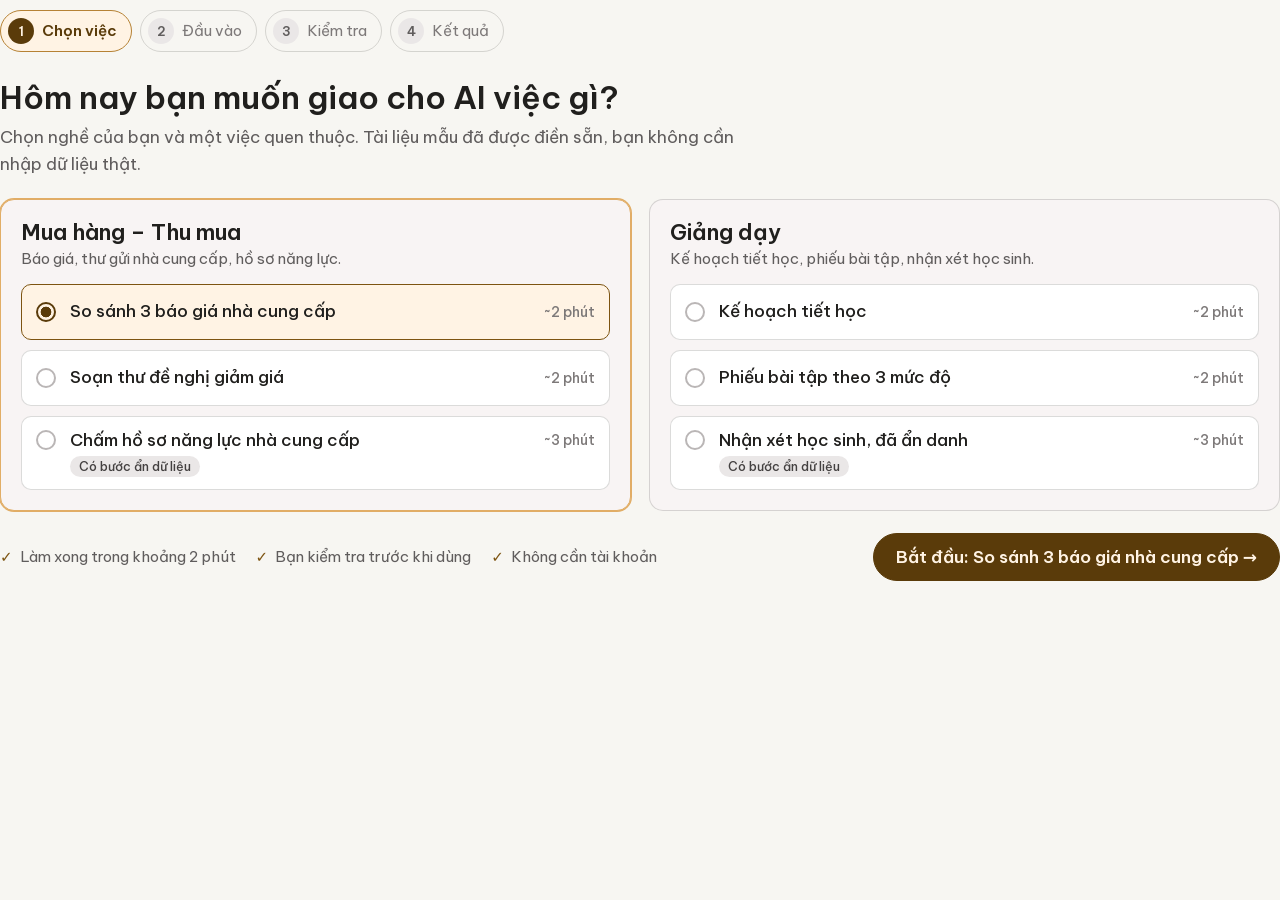
<file: ban-thu-viec.html>
<!doctype html><html lang="vi"><head><meta charset="utf-8"><meta name="viewport" content="width=device-width,initial-scale=1"><title>Bàn thử việc</title><link rel="stylesheet" href="assets/reference/fonts.css"><link rel="stylesheet" href="assets/reference/tokens.css"><link rel="stylesheet" href="assets/reference/site.css"><link rel="stylesheet" href="assets/reference/dung-thu.css"><style>:root{--font-heading:"Be Vietnam Pro",Arial,sans-serif}h1,h2,h3,h4,h5,h6{letter-spacing:normal}body{margin:0;background:#f7f6f2}.dt{max-width:none!important;padding:10px 0!important}.dt-top{display:none}.dt-view{margin-top:0}.dt-shell{scroll-margin-top:0}a{cursor:pointer}</style></head><body><main class="dt" data-dung-thu data-step="chon"><ol class="dt-stepper" data-dt-stepper aria-label="Các bước dùng thử"></ol><div class="dt-view" data-dt-view></div></main><script src="assets/reference/dung-thu-data.js"></script><script src="trial-bridge.js"></script><script src="assets/reference/dung-thu.js"></script></body></html>
</file>
<file: assets/reference/fonts.css>
/* Be Vietnam Pro — bộ font của thiết kế gốc */
/* vietnamese */
@font-face {
  font-family: 'Be Vietnam Pro';
  font-style: italic;
  font-weight: 400;
  font-display: swap;
  src: url("../fonts/49a37376-707a-499f-b6db-2f08c8a5128b.woff2") format('woff2');
  unicode-range: U+0102-0103, U+0110-0111, U+0128-0129, U+0168-0169, U+01A0-01A1, U+01AF-01B0, U+0300-0301, U+0303-0304, U+0308-0309, U+0323, U+0329, U+1EA0-1EF9, U+20AB;
}
/* latin-ext */
@font-face {
  font-family: 'Be Vietnam Pro';
  font-style: italic;
  font-weight: 400;
  font-display: swap;
  src: url("../fonts/5b1b40c7-d170-4f5a-8b6b-31972ef55314.woff2") format('woff2');
  unicode-range: U+0100-02BA, U+02BD-02C5, U+02C7-02CC, U+02CE-02D7, U+02DD-02FF, U+0304, U+0308, U+0329, U+1D00-1DBF, U+1E00-1E9F, U+1EF2-1EFF, U+2020, U+20A0-20AB, U+20AD-20C0, U+2113, U+2C60-2C7F, U+A720-A7FF;
}
/* latin */
@font-face {
  font-family: 'Be Vietnam Pro';
  font-style: italic;
  font-weight: 400;
  font-display: swap;
  src: url("../fonts/95983dd8-a48e-4f91-a411-32986cbeb87e.woff2") format('woff2');
  unicode-range: U+0000-00FF, U+0131, U+0152-0153, U+02BB-02BC, U+02C6, U+02DA, U+02DC, U+0304, U+0308, U+0329, U+2000-206F, U+20AC, U+2122, U+2191, U+2193, U+2212, U+2215, U+FEFF, U+FFFD;
}
/* vietnamese */
@font-face {
  font-family: 'Be Vietnam Pro';
  font-style: italic;
  font-weight: 500;
  font-display: swap;
  src: url("../fonts/748a0d9f-aa21-41be-a790-3683e2aedd28.woff2") format('woff2');
  unicode-range: U+0102-0103, U+0110-0111, U+0128-0129, U+0168-0169, U+01A0-01A1, U+01AF-01B0, U+0300-0301, U+0303-0304, U+0308-0309, U+0323, U+0329, U+1EA0-1EF9, U+20AB;
}
/* latin-ext */
@font-face {
  font-family: 'Be Vietnam Pro';
  font-style: italic;
  font-weight: 500;
  font-display: swap;
  src: url("../fonts/f2e9af11-3724-40c6-848a-bda51c326c04.woff2") format('woff2');
  unicode-range: U+0100-02BA, U+02BD-02C5, U+02C7-02CC, U+02CE-02D7, U+02DD-02FF, U+0304, U+0308, U+0329, U+1D00-1DBF, U+1E00-1E9F, U+1EF2-1EFF, U+2020, U+20A0-20AB, U+20AD-20C0, U+2113, U+2C60-2C7F, U+A720-A7FF;
}
/* latin */
@font-face {
  font-family: 'Be Vietnam Pro';
  font-style: italic;
  font-weight: 500;
  font-display: swap;
  src: url("../fonts/24af2905-28fd-4988-80c1-352dea3281de.woff2") format('woff2');
  unicode-range: U+0000-00FF, U+0131, U+0152-0153, U+02BB-02BC, U+02C6, U+02DA, U+02DC, U+0304, U+0308, U+0329, U+2000-206F, U+20AC, U+2122, U+2191, U+2193, U+2212, U+2215, U+FEFF, U+FFFD;
}
/* vietnamese */
@font-face {
  font-family: 'Be Vietnam Pro';
  font-style: normal;
  font-weight: 300;
  font-display: swap;
  src: url("../fonts/94a3bed5-b585-4a64-a528-72bd19bc1bde.woff2") format('woff2');
  unicode-range: U+0102-0103, U+0110-0111, U+0128-0129, U+0168-0169, U+01A0-01A1, U+01AF-01B0, U+0300-0301, U+0303-0304, U+0308-0309, U+0323, U+0329, U+1EA0-1EF9, U+20AB;
}
/* latin-ext */
@font-face {
  font-family: 'Be Vietnam Pro';
  font-style: normal;
  font-weight: 300;
  font-display: swap;
  src: url("../fonts/8e64935d-0451-415f-b51e-7d285c13478b.woff2") format('woff2');
  unicode-range: U+0100-02BA, U+02BD-02C5, U+02C7-02CC, U+02CE-02D7, U+02DD-02FF, U+0304, U+0308, U+0329, U+1D00-1DBF, U+1E00-1E9F, U+1EF2-1EFF, U+2020, U+20A0-20AB, U+20AD-20C0, U+2113, U+2C60-2C7F, U+A720-A7FF;
}
/* latin */
@font-face {
  font-family: 'Be Vietnam Pro';
  font-style: normal;
  font-weight: 300;
  font-display: swap;
  src: url("../fonts/f1925974-4169-49ab-8cb9-1f3d55db57f1.woff2") format('woff2');
  unicode-range: U+0000-00FF, U+0131, U+0152-0153, U+02BB-02BC, U+02C6, U+02DA, U+02DC, U+0304, U+0308, U+0329, U+2000-206F, U+20AC, U+2122, U+2191, U+2193, U+2212, U+2215, U+FEFF, U+FFFD;
}
/* vietnamese */
@font-face {
  font-family: 'Be Vietnam Pro';
  font-style: normal;
  font-weight: 400;
  font-display: swap;
  src: url("../fonts/9342509a-b0c5-410a-8708-c7d5d1a13124.woff2") format('woff2');
  unicode-range: U+0102-0103, U+0110-0111, U+0128-0129, U+0168-0169, U+01A0-01A1, U+01AF-01B0, U+0300-0301, U+0303-0304, U+0308-0309, U+0323, U+0329, U+1EA0-1EF9, U+20AB;
}
/* latin-ext */
@font-face {
  font-family: 'Be Vietnam Pro';
  font-style: normal;
  font-weight: 400;
  font-display: swap;
  src: url("../fonts/d6d2fc53-6da3-4f8e-89f9-70e1981311d2.woff2") format('woff2');
  unicode-range: U+0100-02BA, U+02BD-02C5, U+02C7-02CC, U+02CE-02D7, U+02DD-02FF, U+0304, U+0308, U+0329, U+1D00-1DBF, U+1E00-1E9F, U+1EF2-1EFF, U+2020, U+20A0-20AB, U+20AD-20C0, U+2113, U+2C60-2C7F, U+A720-A7FF;
}
/* latin */
@font-face {
  font-family: 'Be Vietnam Pro';
  font-style: normal;
  font-weight: 400;
  font-display: swap;
  src: url("../fonts/7d5549a9-e672-4af6-b91c-7b7f69f371cb.woff2") format('woff2');
  unicode-range: U+0000-00FF, U+0131, U+0152-0153, U+02BB-02BC, U+02C6, U+02DA, U+02DC, U+0304, U+0308, U+0329, U+2000-206F, U+20AC, U+2122, U+2191, U+2193, U+2212, U+2215, U+FEFF, U+FFFD;
}
/* vietnamese */
@font-face {
  font-family: 'Be Vietnam Pro';
  font-style: normal;
  font-weight: 500;
  font-display: swap;
  src: url("../fonts/dc2b753f-f4c2-4326-b7bc-36268aa1ee4c.woff2") format('woff2');
  unicode-range: U+0102-0103, U+0110-0111, U+0128-0129, U+0168-0169, U+01A0-01A1, U+01AF-01B0, U+0300-0301, U+0303-0304, U+0308-0309, U+0323, U+0329, U+1EA0-1EF9, U+20AB;
}
/* latin-ext */
@font-face {
  font-family: 'Be Vietnam Pro';
  font-style: normal;
  font-weight: 500;
  font-display: swap;
  src: url("../fonts/9c05aa04-1556-4402-92ad-2db32cdbf20f.woff2") format('woff2');
  unicode-range: U+0100-02BA, U+02BD-02C5, U+02C7-02CC, U+02CE-02D7, U+02DD-02FF, U+0304, U+0308, U+0329, U+1D00-1DBF, U+1E00-1E9F, U+1EF2-1EFF, U+2020, U+20A0-20AB, U+20AD-20C0, U+2113, U+2C60-2C7F, U+A720-A7FF;
}
/* latin */
@font-face {
  font-family: 'Be Vietnam Pro';
  font-style: normal;
  font-weight: 500;
  font-display: swap;
  src: url("../fonts/de975c2c-a285-4e9e-ade1-939edf1e8619.woff2") format('woff2');
  unicode-range: U+0000-00FF, U+0131, U+0152-0153, U+02BB-02BC, U+02C6, U+02DA, U+02DC, U+0304, U+0308, U+0329, U+2000-206F, U+20AC, U+2122, U+2191, U+2193, U+2212, U+2215, U+FEFF, U+FFFD;
}
/* vietnamese */
@font-face {
  font-family: 'Be Vietnam Pro';
  font-style: normal;
  font-weight: 600;
  font-display: swap;
  src: url("../fonts/f442ea63-2fa7-41bb-8e60-e0d022fed490.woff2") format('woff2');
  unicode-range: U+0102-0103, U+0110-0111, U+0128-0129, U+0168-0169, U+01A0-01A1, U+01AF-01B0, U+0300-0301, U+0303-0304, U+0308-0309, U+0323, U+0329, U+1EA0-1EF9, U+20AB;
}
/* latin-ext */
@font-face {
  font-family: 'Be Vietnam Pro';
  font-style: normal;
  font-weight: 600;
  font-display: swap;
  src: url("../fonts/17c4ebf0-381c-419b-a4f9-dc2fbd931a99.woff2") format('woff2');
  unicode-range: U+0100-02BA, U+02BD-02C5, U+02C7-02CC, U+02CE-02D7, U+02DD-02FF, U+0304, U+0308, U+0329, U+1D00-1DBF, U+1E00-1E9F, U+1EF2-1EFF, U+2020, U+20A0-20AB, U+20AD-20C0, U+2113, U+2C60-2C7F, U+A720-A7FF;
}
/* latin */
@font-face {
  font-family: 'Be Vietnam Pro';
  font-style: normal;
  font-weight: 600;
  font-display: swap;
  src: url("../fonts/1c2880bd-d5c3-4d6a-b9f1-56c1aa6f86d5.woff2") format('woff2');
  unicode-range: U+0000-00FF, U+0131, U+0152-0153, U+02BB-02BC, U+02C6, U+02DA, U+02DC, U+0304, U+0308, U+0329, U+2000-206F, U+20AC, U+2122, U+2191, U+2193, U+2212, U+2215, U+FEFF, U+FFFD;
}
/* vietnamese */
@font-face {
  font-family: 'Be Vietnam Pro';
  font-style: normal;
  font-weight: 700;
  font-display: swap;
  src: url("../fonts/4116b762-1582-4639-af8d-f12da4b83f95.woff2") format('woff2');
  unicode-range: U+0102-0103, U+0110-0111, U+0128-0129, U+0168-0169, U+01A0-01A1, U+01AF-01B0, U+0300-0301, U+0303-0304, U+0308-0309, U+0323, U+0329, U+1EA0-1EF9, U+20AB;
}
/* latin-ext */
@font-face {
  font-family: 'Be Vietnam Pro';
  font-style: normal;
  font-weight: 700;
  font-display: swap;
  src: url("../fonts/7dc1bb05-9e42-445f-b550-ae86b2b8dbc7.woff2") format('woff2');
  unicode-range: U+0100-02BA, U+02BD-02C5, U+02C7-02CC, U+02CE-02D7, U+02DD-02FF, U+0304, U+0308, U+0329, U+1D00-1DBF, U+1E00-1E9F, U+1EF2-1EFF, U+2020, U+20A0-20AB, U+20AD-20C0, U+2113, U+2C60-2C7F, U+A720-A7FF;
}
/* latin */
@font-face {
  font-family: 'Be Vietnam Pro';
  font-style: normal;
  font-weight: 700;
  font-display: swap;
  src: url("../fonts/d68976e7-a62a-47f9-88ee-4bd4024b32b4.woff2") format('woff2');
  unicode-range: U+0000-00FF, U+0131, U+0152-0153, U+02BB-02BC, U+02C6, U+02DA, U+02DC, U+0304, U+0308, U+0329, U+2000-206F, U+20AC, U+2122, U+2191, U+2193, U+2212, U+2215, U+FEFF, U+FFFD;
}
</file>
<file: assets/reference/tokens.css>
/* Classical — design-system tokens and component classes. This file is the source of truth for the system's look; retune it here and see readme.md. */
:root {
  --color-bg: #f3f2f2;
  --color-surface: #eae9e9;
  --color-text: #201f1d;
  --color-accent: #b68235;
  --color-accent-2: #ac803e;
  --color-divider: color-mix(in srgb, #201f1d 16%, transparent);

  /* Tonal ramps — generated in OKLCH on one shared lightness scale, so the
     same step of any role matches the others in visual value. */
  --color-neutral-100: #f8f4f4;
  --color-neutral-200: #eae7e7;
  --color-neutral-300: #d7d3d3;
  --color-neutral-400: #bab6b6;
  --color-neutral-500: #9b9797;
  --color-neutral-600: #7d7979;
  --color-neutral-700: #605d5d;
  --color-neutral-800: #444141;
  --color-neutral-900: #2d2b2b;

  --color-accent-100: #fff3e4;
  --color-accent-200: #ffe3bf;
  --color-accent-300: #facb8d;
  --color-accent-400: #e1ad66;
  --color-accent-500: #c28d41;
  --color-accent-600: #a06f24;
  --color-accent-700: #7d5411;
  --color-accent-800: #5a3b0a;
  --color-accent-900: #3a270d;

  --color-accent-2-100: #fff3e4;
  --color-accent-2-200: #ffe3be;
  --color-accent-2-300: #f5cd96;
  --color-accent-2-400: #dbaf70;
  --color-accent-2-500: #bc8f4e;
  --color-accent-2-600: #9b7232;
  --color-accent-2-700: #79561f;
  --color-accent-2-800: #573d14;
  --color-accent-2-900: #382810;

  --font-heading: "Cormorant Garamond", system-ui, sans-serif;
  --font-heading-weight: 600; /* review round 3: bold retired — semibold is the
     interface headings' ceiling (they need the weight at small sizes); display
     text goes lighter still, to the normal cut (see the deck) */
  --font-body: "Lora", system-ui, sans-serif;

  --space-1: 4.6px;
  --space-2: 9.2px;
  --space-3: 13.8px;
  --space-4: 18.4px;
  --space-6: 27.6px;
  --space-8: 36.8px;

  --radius-sm: 2px;
  --radius-md: 4px;
  --radius-lg: 7px;

  /* Elevation — derived from the ground: soft ink-tinted shadows on a
     light theme, a hairline edge + ambient darkness on a dark one. */
  --shadow-sm: 0 1px 2px color-mix(in srgb, #2d2b2b 14%, transparent);
  --shadow-md: 0 3px 10px color-mix(in srgb, #2d2b2b 16%, transparent);
  --shadow-lg: 0 12px 32px color-mix(in srgb, #2d2b2b 22%, transparent);
}

body {
  background: var(--color-bg);
  color: var(--color-text);
  font-family: var(--font-body);
}
h1, h2, h3, h4 { font-family: var(--font-heading); font-weight: var(--font-heading-weight); }

.plate{filter:sepia(0.22) saturate(0.82) contrast(1.05);box-sizing:border-box;
  border:6px solid var(--color-surface);outline:1px solid var(--color-divider)}

/* ══════════════════════════════════════════════════════════════════════════
   Components — built with the tokens above. Plain CSS
   on plain HTML: no JavaScript, no build step. Each class is documented in
   readme.md and demonstrated in foundations/ and components/.
   ══════════════════════════════════════════════════════════════════════ */

*, *::before, *::after { box-sizing: border-box; }
body { margin: 0; font-size: 15px; line-height: 1.55; font-weight: 400; }
h1, h2, h3, h4, h5, h6 {
  font-family: var(--font-heading); font-weight: var(--font-heading-weight);
  line-height: 1.12; letter-spacing: -0.015em; margin: 0 0 var(--space-2);
}
h1 { font-size: 42px; }
h2 { font-size: 32px; }
h3 { font-size: 25px; }
h4 { font-size: 20px; }
h5 { font-size: 16px; }
h6 { font-size: 13px; }
h6 { letter-spacing: 0.08em; text-transform: uppercase; }
p { margin: 0 0 var(--space-3); }
a { color: var(--color-accent); text-underline-offset: 3px; }
img { display: block; max-width: 100%; }
figure { margin: 0; }
figcaption {
  font-size: 11px; margin-top: var(--space-1);
  color: color-mix(in srgb, var(--color-text) 55%, transparent);
}
.text-muted { color: color-mix(in srgb, var(--color-text) 55%, transparent); }
:focus { outline: none; }
:focus-visible { outline: 2px solid var(--color-accent); outline-offset: 2px; }
::selection { background: color-mix(in srgb, var(--color-accent) 30%, transparent); }

/* — rules — */
.hr {
  height: 1px; border: 0; margin: var(--space-4) 0;
  background: var(--color-divider);
}

/* — buttons — */
.btn {
  display: inline-flex; align-items: center; justify-content: center; gap: 6px;
  cursor: pointer; text-decoration: none;
  font-family: var(--font-heading); font-weight: var(--font-heading-weight);
  font-size: 14px; line-height: 1.2; color: var(--color-text); /* matches the .input's 14px —
     the pair sits side by side in sign-up rows */
  background: transparent; border: 1px solid transparent;
  padding: var(--space-2) calc(var(--space-3) * 1.2);
  border-radius: var(--radius-md);
}
.btn svg { display: block; }
.btn:disabled { opacity: 0.45; cursor: not-allowed; }
.btn-primary { color: var(--color-accent); border-color: var(--color-accent); }
.btn-primary:hover { background: color-mix(in srgb, var(--color-accent) 12%, transparent); }
.btn-primary:active { background: color-mix(in srgb, var(--color-accent) 22%, transparent); }
.btn-secondary { border-color: var(--color-divider); }
.btn-secondary:hover { background: color-mix(in srgb, var(--color-text) 7%, transparent); }
.btn-secondary:active { background: color-mix(in srgb, var(--color-text) 14%, transparent); }
.btn-ghost { color: var(--color-accent); padding-inline: var(--space-1); }
.btn-ghost:hover { background: color-mix(in srgb, var(--color-accent) 10%, transparent); }
.btn-ghost:active { background: color-mix(in srgb, var(--color-accent) 18%, transparent); }
.btn-icon { width: 36px; height: 36px; padding: 0; }
.btn-block { width: 100%; margin-top: var(--space-2); }

/* — forms — */
.field > label {
  display: block; font-size: 12px; margin-bottom: 5px;
  color: color-mix(in srgb, var(--color-text) 70%, transparent);
}
.input {
  width: 100%; min-height: 36px; padding: 6px 10px; font: inherit;
  font-size: 14px; color: var(--color-text); caret-color: var(--color-accent);
  background: transparent;
  border: 1px solid var(--color-divider); border-radius: var(--radius-md);
}
.input:hover { border-color: color-mix(in srgb, var(--color-text) 45%, transparent); }
.input:focus-visible { border-color: var(--color-accent); outline-offset: 0; }
textarea.input { min-height: 90px; resize: vertical; }
.radio { display: inline-flex; align-items: center; gap: 8px; cursor: pointer; font-size: 14px; }
.radio input, .seg-opt input {
  position: absolute; opacity: 0; width: 0; height: 0; pointer-events: none;
}
.radio .dot {
  width: 16px; height: 16px; flex: none; border-radius: 50%;
  border: 1.5px solid var(--color-divider);
}
.radio:hover .dot { border-color: var(--color-accent); }
.radio input:checked + .dot {
  border-color: var(--color-accent); background: var(--color-accent);
  box-shadow: inset 0 0 0 4px var(--color-bg);
}
.radio input:focus-visible + .dot { outline: 2px solid var(--color-accent); outline-offset: 2px; }
.seg {
  display: inline-flex; overflow: hidden;
  border: 1px solid var(--color-divider); border-radius: var(--radius-md);
}
.seg-opt {
  display: inline-flex; align-items: center; gap: 6px;
  padding: 7px 12px; font-size: 13px; cursor: pointer;
}
.seg-opt + .seg-opt { border-left: 1px solid var(--color-divider); }
.seg-opt:has(input:checked) { color: var(--color-accent); box-shadow: inset 0 0 0 1px var(--color-accent); }
.seg-opt:not(:has(input:checked)):hover { background: color-mix(in srgb, var(--color-text) 7%, transparent); }
.seg-opt:has(input:focus-visible) { outline: 2px solid var(--color-accent); outline-offset: -2px; }

/* — cards — */
.card {
  display: flex; flex-direction: column; gap: var(--space-2);
  padding: var(--space-3); border-radius: var(--radius-md); background: transparent; border: 1px solid var(--color-divider);
}
.card-kicker { font-size: 10px; letter-spacing: 0.1em; text-transform: uppercase; color: var(--color-accent); }
.card-title {
  font-family: var(--font-heading); font-weight: var(--font-heading-weight);
  font-size: 17px; line-height: 1.2;
}
.card-body { margin: 0; font-size: 13px; opacity: 0.8; flex: 1; }
.card-meta {
  display: flex; align-items: center; gap: 6px; font-size: 11px;
  color: color-mix(in srgb, var(--color-text) 50%, transparent);
}
.elev-sm { box-shadow: var(--shadow-sm); }
.elev-md { box-shadow: var(--shadow-md); }
.elev-lg { box-shadow: var(--shadow-lg); }

/* — tags — */
.tag {
  display: inline-flex; align-items: center; font-size: 11px;
  letter-spacing: 0.02em; padding: 3px 10px;
  border-radius: calc(var(--radius-md) * 0.75);
}
.tag-accent { background: var(--color-accent-100); color: var(--color-accent-800); }
.tag-accent-2 { background: var(--color-accent-2-100); color: var(--color-accent-2-800); }
.tag-neutral { background: var(--color-neutral-100); color: var(--color-neutral-800); }
.tag-outline { border: 1px solid var(--color-accent); color: var(--color-accent); }

/* — navigation — */
.nav {
  display: flex; align-items: center; gap: var(--space-4);
  padding: var(--space-3) var(--space-4);
  border-bottom: 1px solid var(--color-divider);
}
.nav-brand {
  font-family: var(--font-heading); font-weight: var(--font-heading-weight);
  font-size: 18px; margin-right: auto;
}
.nav a { color: inherit; text-decoration: none; font-size: 14px; }
.nav a:hover, .nav a[aria-current='page'] { color: var(--color-accent); }

/* — tables — */
.table { width: 100%; border-collapse: collapse; font-size: 14px; }
.table th {
  text-align: left; font-size: 11px; letter-spacing: 0.08em; text-transform: uppercase;
  color: color-mix(in srgb, var(--color-text) 60%, transparent);
  padding: var(--space-2); border-bottom: 1px solid var(--color-divider);
}
.table td {
  padding: var(--space-2);
  border-bottom: 1px solid var(--color-divider);
}
.table tbody tr:hover { background: color-mix(in srgb, var(--color-text) 4%, transparent); }

/* — dialog — */
.dialog-backdrop {
  position: fixed; inset: 0; display: grid; place-items: center;
  padding: var(--space-4);
  background: color-mix(in srgb, var(--color-neutral-900) 50%, transparent);
}
.dialog {
  width: min(440px, 100%); display: flex; flex-direction: column; gap: var(--space-3);
  padding: var(--space-4); border-radius: var(--radius-lg);
  background: var(--color-surface); box-shadow: var(--shadow-lg); border: 1px solid var(--color-divider);
}
.dialog-title {
  font-family: var(--font-heading); font-weight: var(--font-heading-weight);
  font-size: 20px;
}
.dialog-body { font-size: 14px; opacity: 0.85; }
.dialog-actions { display: flex; justify-content: flex-end; gap: var(--space-2); margin-top: var(--space-2); }
</file>
<file: assets/reference/site.css>
/* Ghi đè cấp trang + lớp tiện ích */
:root, body, .sitebody{--font-heading:'Be Vietnam Pro',system-ui,sans-serif;--font-body:'Be Vietnam Pro',system-ui,sans-serif}
body{margin:0;background:var(--color-bg);font-family:'Be Vietnam Pro',system-ui,sans-serif}
h1,h2,h3,h4,h5,h6,.card-title,.card-kicker,.nav-brand,.btn,.table th{font-family:'Be Vietnam Pro',system-ui,sans-serif}
h1,h2,h3{letter-spacing:-0.02em}
input[type=range]{accent-color:var(--color-accent)}
.sitebody{font-size:18px;line-height:1.6;--color-hair:color-mix(in srgb,#2A241D 10%,transparent);--color-divider:color-mix(in srgb,#2A241D 10%,transparent)}
.sitebody p{font-size:18px}


/* ── khung trang + responsive ── */
html { scroll-behavior: smooth; }
body { margin: 0; }
.sitebody { margin: 0 auto; max-width: 1180px; min-height: 100vh; background: var(--color-bg); }
.dashboard { display: flex; min-height: 100vh; align-items: stretch; }
.dashboard > aside { width: 266px; flex: 0 0 auto; border-right: 1px solid var(--color-divider);
  background: var(--color-neutral-100); padding: 22px 0; position: sticky; top: 0; height: 100vh; overflow: auto; }
.dashboard > main { flex: 1 1 0; min-width: 0; padding: 28px 32px 60px; }
[data-go] { cursor: pointer; }
/* logo ngang ở chân trang trang chủ — slogan giữ kiểu in hoa giãn chữ như trên menu */
.brand-lockup { display: flex; align-items: center; gap: 12px; margin-bottom: 18px; }
.brand-lockup-icon { height: 46px; width: auto; flex: 0 0 auto; }
.brand-lockup-text { display: flex; flex-direction: column; gap: 5px; min-width: 0; }
.brand-lockup-name { font-family: var(--font-heading); font-weight: 600; font-size: 24px; line-height: 1; color: var(--color-text); white-space: nowrap; }
.brand-lockup-slogan { font-size: 9.5px; letter-spacing: 0.12em; text-transform: uppercase; color: var(--color-accent-700); white-space: nowrap; }

/* nhận tin cập nhật của gói đang bán — mở Google Form, đã chọn sẵn gói */
.update-link { align-self: center; font-family: var(--font-heading); font-weight: 600; font-size: 16px;
  text-decoration: underline; text-underline-offset: 4px; padding: 10px 4px; white-space: nowrap; }
.update-link--light { color: var(--color-accent-800); }
.update-link--dark { color: var(--color-neutral-100); }
.update-link:hover { text-decoration-thickness: 2px; }

/* thẻ gói nghề đặt trên ảnh nền — cùng kiểu thẻ giá ở trang Bảng giá */
main .pack-card { background: var(--color-neutral-100); border: 1px solid var(--color-divider);
  border-radius: 14px; box-shadow: var(--shadow-sm); }

/* hàng nút nổi dưới đáy: "Dùng thử" ở giữa, nút demo (lấy từ bản triển khai trước) ở góc phải */
.float-bar { position: fixed; left: 0; right: 0; bottom: 16px; z-index: 9998; padding: 0 16px;
  display: grid; grid-template-columns: 1fr auto 1fr; align-items: center; pointer-events: none; }
.float-bar > a { pointer-events: auto; text-decoration: none; border-radius: 999px; cursor: pointer; white-space: nowrap;
  font: 600 14px/1 "Be Vietnam Pro", -apple-system, BlinkMacSystemFont, "Segoe UI", sans-serif; }
.float-trial { grid-column: 2; padding: 14px 30px; font-size: 16px !important;
  background: #C49A5A; color: #2A1C0B; border: 1px solid #A87E3E; box-shadow: 0 6px 20px rgba(58,39,13,.28); }
.float-trial:hover { background: #D1A86A; }
#modeswitch { grid-column: 3; justify-self: end; padding: 11px 16px;
  background: #3A270D; color: #FFF3E4; border: 1px solid #B68235; box-shadow: 0 4px 16px rgba(58,39,13,.22); }
#modeswitch:hover { background: #4d350f; }
.float-bar > a:focus-visible { outline: 2px solid #C49A5A; outline-offset: 3px; }
/* màn hẹp: hai nút đứng cạnh nhau ở giữa để không chồng lên nhau */
@media (max-width: 640px) {
  .float-bar { bottom: 10px; padding: 0 10px; display: flex; justify-content: center; gap: 8px; }
  .float-trial { padding: 12px 20px; font-size: 15px !important; }
  #modeswitch { font-size: 13px; padding: 11px 13px; }
}
body { padding-bottom: 76px; }
@media print { .float-bar { display: none !important; } body { padding-bottom: 0; } }

/* logo và menu cùng một hàng trên màn hình đủ rộng */
@media (min-width: 981px) {
  header.nav { flex-wrap: nowrap !important; }
  header.nav > div:last-child { flex-wrap: nowrap !important; }
  header.nav .nav-brand { white-space: nowrap; flex: 0 0 auto; }
}
@media (min-width: 981px) and (max-width: 1180px) {
  header.nav > div:last-child { gap: 16px !important; }
}
.image-placeholder { display: flex; align-items: center; justify-content: center; text-align: center;
  min-height: 140px; height: 100%; padding: 16px; border: 1px dashed var(--color-neutral-400);
  border-radius: var(--radius-md); background: var(--color-neutral-100);
  color: var(--color-neutral-600); font-size: 13px; }

@media (max-width: 900px) {
  .sitebody { font-size: 16px; }
  .sitebody p { font-size: 16px; }
  header.nav { padding: 12px 16px !important; }
  header.nav > div:last-child { gap: 14px !important; }
  main > div, main > section { padding-left: 16px !important; padding-right: 16px !important; }
  .dashboard { flex-direction: column; }
  .dashboard > aside { width: 100%; height: auto; position: static; border-right: 0;
    border-bottom: 1px solid var(--color-divider); }
  .dashboard > main { padding: 20px 16px 48px; }
}
/* Bản thiết kế gốc đặt cỡ chữ bằng clamp() trong thuộc tính style, nên cần !important
   để thu nhỏ tiêu đề trên màn hình điện thoại. */
@media (max-width: 640px) {
  h1 { font-size: 31px !important; line-height: 1.12 !important; }
  h2 { font-size: 25px !important; }
  h3 { font-size: 20px !important; }
  header.nav { gap: 10px !important; }
  header.nav > div:last-child { gap: 12px !important; font-size: 15px; }
  .sitebody table { display: block; overflow-x: auto; }
}

/* Lớp tiện ích sinh tự động từ style lặp lại của bản thiết kế */
.u1{display: flex;gap: 10px;align-items: flex-start}
.u2{flex: 0 0 auto;width: 6px;height: 6px;border-radius: 50%;background: var(--color-accent);margin-top: 9px}
.u3{font-size: 16px;text-decoration: none;padding-bottom: 3px;border-bottom: 1px solid transparent;color: var(--color-text);white-space: nowrap}
.u4{font-size: 15px;color: var(--color-neutral-800)}
.u5{font-size: 16px;color: var(--color-neutral-800)}
.u6{width: 20px;height: 20px}
.u7{font-variant-numeric: tabular-nums}
.u8{font-size: 15px}
.u9{width: 22px;height: 22px}
.u10{color: var(--color-accent-700);display: flex;flex: 0 0 auto}
.u11{width: 18px;height: 18px}
.u12{font-size: 14px}
.u13{display: flex;gap: 11px;align-items: flex-start}
.u14{display: block;font-family: var(--font-body);font-weight: 400;font-size: 12px;color: var(--color-neutral-600);margin-top: 2px}
.u15{width: 26px;height: 26px;flex: 0 0 auto;border-radius: 50%;background: var(--color-accent-100);color: var(--color-accent-800);display: grid;place-items: center;font-family: var(--font-heading);font-weight: 600;font-size: 14px;font-variant-numeric: tabular-nums}
.u16{flex: 0 0 auto;display: grid;place-items: center;width: 20px;height: 20px;border-radius: 50%;background: var(--color-accent-700);color: var(--color-neutral-100)}
.u17{width: 12px;height: 12px}
.u18{color: var(--color-accent-700);display: flex}
.u19{font-size: 16px;color: var(--color-neutral-800);margin: 0px}
.u20{font-size: 15px;letter-spacing: 0.16em;text-transform: uppercase;color: var(--color-accent-700);font-family: var(--font-heading);border-bottom: 1px solid var(--color-accent);display: inline-block;padding-bottom: 6px;margin-bottom: 22px}
.u21{width: 10px;height: 10px}
.u22{display: block;width: 100%;text-align: left;padding: 13px 20px;cursor: pointer;font-style: inherit;font-variant: inherit;font-weight: 600;font-stretch: inherit;font-size: 15px;line-height: inherit;font-family: var(--font-heading);font-optical-sizing: inherit;font-size-adjust: inherit;font-kerning: inherit;font-feature-settings: inherit;font-variation-settings: inherit;font-language-override: inherit;border-width: 0px 0px 0px 3px;border-style: none none none solid;border-color: currentcolor currentcolor currentcolor transparent;border-image: none;background: transparent;color: var(--color-text)}
.u23{font-size: 15px;color: var(--color-neutral-800);margin: 0px}
.u24{font-family: var(--font-heading);font-weight: 600;font-size: 19px}
.u25{color: var(--color-accent-700)}
.u26{flex: 1 1 0%;min-height: 0px;overflow: auto}
.u27{width:100%;height:100%;object-fit:cover}
.u28{font-family: var(--font-heading);font-weight: 600;font-size: 22px}
.u29{flex: 0 0 auto;display: grid;place-items: center;width: 18px;height: 18px;border-radius: 50%;background: var(--color-accent-700);color: var(--color-neutral-100)}
.u30{display: flex;gap: 12px;align-items: center}
.u31{font-family: var(--font-heading);font-weight: 600;font-size: 18px}
.u32{border-top: 1px solid var(--color-divider);padding: 18px 0px}
.u33{color: var(--color-neutral-300);display: flex}
.u34{font-size: 15px;text-align: right;font-variant-numeric: tabular-nums}
.u35{font-size: 12px;color: var(--color-neutral-600)}
.u36{font-family: var(--font-heading);font-size: 15px;color: var(--color-neutral-600);font-variant-numeric: tabular-nums}
.u37{width: 24px;height: 24px}
.u38{font-size: 16px;color: var(--color-text);text-decoration: none}
.u39{width: 21px;height: 21px}
.u40{padding: 0px 0px 60px}
.u41{margin: 0px auto;max-width: 1180px;border-left: 0px;border-right: 0px;min-height: 100%;background: var(--color-bg)}
.u42{display: flex;align-items: center;gap: var(--space-4);flex-wrap: wrap;padding: 16px 26px;border-bottom: 1px solid var(--color-divider);position: sticky;top: 0px;z-index: 50;background: var(--color-bg)}
.u43{display: flex;align-items: center;gap: 11px}
.u44{height: 36px;width: auto}
.u45{display: block}
.u46{display: block;font-size: 21px;line-height: 1.05}
.u47{display: block;font-family: var(--font-body);font-weight: 400;font-size: 9.5px;letter-spacing: 0.14em;text-transform: uppercase;color: var(--color-accent-700);margin-top: 2px}
.u48{margin-left: auto;display: flex;align-items: center;gap: 26px;flex-wrap: wrap}
.u49{color: var(--color-neutral-700);display: flex}
.u50{font-size: 15px;white-space: nowrap;border-radius: 999px;padding: 10px 22px}
.u51{font-size: 15px;white-space: nowrap;border-radius: 999px;padding: 10px 24px;background: var(--color-accent-700);color: var(--color-neutral-100);border-color: var(--color-accent-700)}
.u52{display: flex;gap: 10px;align-items: flex-start;font-size: 15px;color: var(--color-neutral-800)}
.u53{margin-top: 50px;border-top: 1px solid var(--color-divider);padding: 26px;display: flex;gap: 20px;align-items: center;flex-wrap: wrap}
.u54{height: 44px;width: auto}
.u55{flex: 1 1 0%;min-width: 220px}
.u56{font-size: 10.5px;letter-spacing: 0.14em;text-transform: uppercase;color: var(--color-accent-700)}
.u57{font-family: var(--font-heading);font-weight: 600;font-size: 19px;margin-bottom: 6px}
.u58{font-size: 16px;color: var(--color-neutral-800);max-width: 52em}
.u59{font-variant-numeric: tabular-nums;font-family: var(--font-heading)}
.u60{font-size: 13px}
.u61{font-size: 16px;text-decoration: none;padding-bottom: 3px;border-bottom: 1px solid var(--color-accent);color: var(--color-accent-700);white-space: nowrap}
.u62{font-family: var(--font-heading);font-weight: 600;font-size: 16px}
.u63{border-top: 1px solid var(--color-hair);border-radius: 0px;padding: 26px;display: flex;flex-direction: column;gap: 14px}
.u64{width: 15px;height: 15px}
.u65{display: flex;gap: 11px;align-items: center}
.u66{width: 19px;height: 19px;flex: 0 0 auto;border: 1px solid var(--color-accent);border-radius: 4px}
.u67{display: flex;gap: 12px;align-items: center;padding: 11px 0px;border-top: 1px solid var(--color-divider)}
.u68{width: 26px;height: 26px}
.u69{display: flex;gap: 10px}
.u70{display: flex;justify-content: space-between;align-items: flex-start}
.u71{border-top: 1px solid var(--color-hair);border-radius: 0px;padding: 24px}
.u72{flex: 1 1 0%}
.u73{font-size: 11px}
.u74{font-family: var(--font-heading);font-weight: 600;font-size: 17px}
.u75{border-top: 1px solid var(--color-divider);margin-top: 56px;padding-top: 40px}
.u76{padding: 18px;background: var(--color-neutral-100)}
.u77{font-size: 12px;color: var(--color-neutral-700);min-height: 2.6em}
.u78{border-top: 1px solid var(--color-divider);margin-top: 52px;padding-top: 36px}
.u79{font-family: var(--font-heading);font-size: 30px;color: var(--color-accent-700);font-variant-numeric: tabular-nums}
.u80{display: flex;gap: 13px;align-items: flex-start}
.u81{font-size: 17px;color: var(--color-neutral-800)}
.u82{font-size: 14px;color: var(--color-neutral-700)}
.u83{flex: 1 1 0%;display: flex;flex-direction: column;justify-content: flex-end;align-items: center;height: 100%;gap: 6px}
.u84{font-size: 11px;font-variant-numeric: tabular-nums;color: var(--color-neutral-700)}
.u85{font-size: 11px;color: var(--color-neutral-600)}
.u86{font-weight: 600}
.u87{background: var(--color-bg);border: 1px solid var(--color-divider);border-radius: 8px;overflow: hidden;display: flex;flex-direction: column}
.u88{font-family: var(--font-heading);font-size: 14px;letter-spacing: 0.14em;color: var(--color-accent-700);font-variant-numeric: tabular-nums}
.u89{border-top: 1px solid var(--color-hair);border-radius: 0px;padding: 22px}
.u90{width: 100%}
.u91{list-style: none;margin: 0px;padding: 0px;display: grid;gap: 13px;font-size: 16px;color: var(--color-neutral-800)}
.u92{width: 38px;height: 38px;flex: 0 0 auto;border-radius: 10px;background: var(--color-accent-100);color: var(--color-accent-700);display: grid;place-items: center}
.u93{flex: 0 0 auto;color: var(--color-neutral-600);display: flex;margin-top: 1px}
.u94{font-variant-numeric: tabular-nums;color: var(--color-neutral-700);font-size: 16px}
.u95{font-size: 17px;padding: 13px 20px}
.u96{cursor: pointer;background: transparent}
.u97{font-family: var(--font-heading);font-weight: 600;font-size: 21px}
.u98{height: 1px;background: var(--color-divider)}
.u99{cursor: pointer;width: 10px;height: 10px;padding: 0px;border-radius: 50%;border: 1px solid var(--color-accent);background: transparent}
.u100{font-size: 15px;letter-spacing: 0.16em;text-transform: uppercase;color: var(--color-accent-700);font-family: var(--font-heading);margin-bottom: 14px}
.u101{font-size: 13px;color: var(--color-neutral-700)}
.u102{font-size: 16px}
.u103{font-size: 13px;letter-spacing: 0.12em;text-transform: uppercase;color: var(--color-accent-700);font-family: var(--font-heading);margin-bottom: 6px}
.u104{display: flex;gap: 12px;align-items: center;padding: 10px 0px;border-top: 1px solid var(--color-divider)}
.u105{list-style: none;margin: 0px;padding: 0px;display: grid;gap: 9px;font-size: 15px;color: var(--color-neutral-800)}
.u106{font-family: var(--font-heading);font-weight: 600;font-size: 16px;margin-top: auto}
.u107{font-size: 17px;min-height: 46px}
.u108{display: flex;align-items: center;gap: 10px;padding: 10px 16px;border: 1px solid var(--color-accent);border-radius: 4px;background: transparent;font-size: 16px;color: var(--color-accent-800)}
.u109{width: 44px;font-size: 12px;color: var(--color-neutral-700)}
.u110{font-size: 12px;font-variant-numeric: tabular-nums}
.u111{font-variant-numeric: tabular-nums;font-size: 13px}
.u112{font-size: 13px;color: var(--color-neutral-800)}
.u113{display: grid;grid-template-columns: repeat(auto-fit, minmax(300px, 1fr));gap: 40px;align-items: start;margin-bottom: 36px}
.u114{border-left: 1px solid var(--color-accent);padding-left: 24px;align-self: center}
.u115{font-family: var(--font-heading);font-weight: 600;font-size: 16px;white-space: nowrap}
.u116{font-family: var(--font-heading);font-weight: 600;font-size: clamp(24px, 3.2vw, 32px);margin: 0px 0px 10px;color: var(--color-accent-800)}
.u117{border-top: 1px solid var(--color-hair);border-radius: 0px;padding: 24px;display: flex;flex-direction: column;gap: 13px}
.u118{display: flex;align-items: baseline;gap: 11px}
.u119{font-family: var(--font-heading);font-size: 26px;color: var(--color-accent-700);font-variant-numeric: tabular-nums}
.u120{font-family: var(--font-heading);font-style: italic;font-size: 16px;color: var(--color-accent-800);margin: 0px}
.u121{border-top: 1px solid var(--color-divider);padding-top: 12px}
.u122{font-size: 13px;letter-spacing: 0.12em;text-transform: uppercase;color: var(--color-accent-700);font-family: var(--font-heading);margin-bottom: 9px}
.u123{list-style: none;margin: 0px;padding: 0px;display: grid;gap: 8px;font-size: 15px;color: var(--color-neutral-800)}
.u124{font-size: 15px;font-variant-numeric: tabular-nums;white-space: nowrap}
.u125{display: flex;gap: 11px;align-items: center;margin-bottom: 12px}
.u126{width: 30px;height: 30px;flex: 0 0 auto;border-radius: 8px;background: var(--color-accent-100);color: var(--color-accent-800);display: grid;place-items: center;font-family: var(--font-heading);font-weight: 600;font-size: 15px}
.u127{border-top: 1px solid var(--color-hair);border-radius: 0px;padding: 22px;display: flex;flex-direction: column;gap: 11px}
.u128{width: 38px;height: 38px;border-radius: 10px;background: var(--color-accent-100);color: var(--color-accent-700);display: grid;place-items: center}
.u129{display: flex;align-items: baseline;gap: 12px}
.u130{border-top: 1px solid var(--color-divider);padding-top: 14px}
.u131{border-top: 1px solid var(--color-hair);border-radius: 0px;padding: 24px;display: flex;flex-direction: column;gap: 12px}
.u132{width: 42px;height: 42px;border-radius: 8px;background: var(--color-accent-100);color: var(--color-accent-700);display: grid;place-items: center}
.u133{font-family: var(--font-heading);font-weight: 600;font-size: 20px}
.u134{font-family: var(--font-heading);font-weight: 600;font-size: 19px;color: var(--color-accent-700);font-variant-numeric: tabular-nums;min-width: 74px}
.u135{font-variant-numeric: tabular-nums;color: var(--color-accent-700)}
.u136{display: flex;min-height: 100%;align-items: stretch}
.u137{width: 266px;flex: 0 0 auto;border-right: 1px solid var(--color-divider);background: var(--color-neutral-100);padding: 22px 0px}
.u138{padding: 0px 20px 14px;display: flex;align-items: center;gap: 9px}
.u139{height: 28px;width: auto}
.u140{padding: 0px 20px 16px}
.u141{font-size: 11px;letter-spacing: 0.1em;text-transform: uppercase;color: var(--color-neutral-600)}
.u142{font-family: var(--font-heading);font-size: 19px;line-height: 1.25;margin-top: 4px}
.u143{font-size: 13px;color: var(--color-neutral-700);margin-top: 2px}
.u144{margin: 0px 0px 12px}
.u145{display: block;width: 100%;text-align: left;padding: 13px 20px;cursor: pointer;font-style: inherit;font-variant: inherit;font-weight: 600;font-stretch: inherit;font-size: 15px;line-height: inherit;font-family: var(--font-heading);font-optical-sizing: inherit;font-size-adjust: inherit;font-kerning: inherit;font-feature-settings: inherit;font-variation-settings: inherit;font-language-override: inherit;border-top: 0px;border-right: 0px;border-bottom: 0px;border-left: 3px solid var(--color-accent);border-image: none;background: var(--color-accent-100);color: var(--color-accent-800)}
.u146{flex: 1 1 0%;min-width: 0px;padding: 28px 32px 60px}
.u147{font-size: 32px;font-weight: 400;margin-bottom: 4px}
.u148{font-family: var(--font-heading);font-size: 34px;font-weight: 400;font-variant-numeric: tabular-nums;line-height: 1.1}
.u149{height: 10px;background: var(--color-neutral-200);border-radius: 2px;margin-top: 6px}
.u150{padding: 38px 26px 20px}
.u151{cursor: pointer;flex: 0 0 auto;width: 48px;height: 48px;border-radius: 50%;border: 1px solid var(--color-accent);background: var(--color-bg);color: var(--color-accent-700);font-size: 19px;font-family: var(--font-heading)}
.u152{font-size: clamp(30px, 4.4vw, 48px);font-weight: 600;margin: 0px 0px 14px;line-height: 1.1;max-width: 15em}
.u153{max-width: 34em;font-size: 18px;color: var(--color-neutral-800);margin: 0px}
.u154{font-family: var(--font-heading);font-style: italic;font-size: 21px;line-height: 1.6;margin: 0px;color: var(--color-accent-800)}
.u155{height: 180px}
.u156{padding: 20px 22px 22px;display: flex;flex-direction: column;gap: 12px;flex: 1 1 0%}
.u157{width: 34px;height: 34px;flex: 0 0 auto;border-radius: 50%;border: 1px solid var(--color-accent);color: var(--color-accent-700);display: grid;place-items: center;font-family: var(--font-heading);font-size: 14px;font-variant-numeric: tabular-nums}
.u158{height: 1px;background: var(--color-accent);flex: 1 1 0%}
.u159{margin-top: auto;background: var(--color-neutral-200);border-radius: 10px;padding: 14px 16px;display: flex;gap: 12px;align-items: center}
.u160{display: flex;gap: 10px;align-items: center}
.u161{font-family: var(--font-heading);font-size: 14px;color: var(--color-accent-700);font-variant-numeric: tabular-nums;padding-top: 12px}
.u162{width: 48px;height: 48px;border-radius: 50%;background: var(--color-accent-100);color: var(--color-accent-700);display: grid;place-items: center}
.u163{font-size: 16px;color: var(--color-neutral-800);margin: 4px 0px 0px}
.u164{background: var(--color-bg);border: 1px solid var(--color-divider);border-radius: 8px;padding: 22px;display: flex;flex-direction: column;gap: 14px}
.u165{height: 1px;background: var(--color-accent);width: 40px}
.u166{height: 150px;border-radius: 10px;overflow: hidden}
.u167{display: grid;gap: 9px;margin-top: auto}
.u168{background: var(--color-bg);border: 1px solid var(--color-divider);border-radius: 12px;padding: 18px 20px;display: grid;grid-template-columns: 30px 48px minmax(0px, 1fr);gap: 16px;align-items: center}
.u169{font-family: var(--font-heading);font-size: 14px;color: var(--color-accent-700);font-variant-numeric: tabular-nums}
.u170{width: 44px;height: 44px;border-radius: 50%;background: var(--color-accent-100);color: var(--color-accent-700);display: grid;place-items: center}
.u171{font-size: 15px;color: var(--color-neutral-800);margin: 3px 0px 0px}
.u172{font-size: 14px;letter-spacing: 0.14em;text-transform: uppercase;color: var(--color-accent-700);font-family: var(--font-heading);margin-bottom: 16px}
.u173{display: grid;gap: 12px}
.u174{font-size: 17px;padding: 14px 24px;background: var(--color-accent-700);color: var(--color-neutral-100);border-color: var(--color-accent-700)}
.u175{display: flex}
.u176{font-size: 13px;letter-spacing: 0.12em;text-transform: uppercase;color: var(--color-accent-700);font-family: var(--font-heading);margin-bottom: 12px}
.u177{display: flex;gap: 13px;align-items: center}
.u178{width: 46px;height: 46px;flex: 0 0 auto;border-radius: 50%;background: var(--color-accent-100);color: var(--color-accent-700);display: grid;place-items: center}
.u179{font-size: 14px;text-align: right}
.u180{width: 36px;height: 36px;flex: 0 0 auto;border-radius: 10px;background: var(--color-accent-100);color: var(--color-accent-700);display: grid;place-items: center}
.u181{font-family: var(--font-heading);font-size: 14px;color: var(--color-neutral-600);font-variant-numeric: tabular-nums}
.u182{font-family: var(--font-heading);font-weight: 600;font-size: 19px;margin: 2px 0px 4px}
.u183{list-style: none;margin: 0px;padding: 0px;display: grid;gap: 11px;font-size: 15px;color: var(--color-neutral-800)}
.u184{display: flex;gap: 16px;align-items: baseline;padding: 13px 0px;border-top: 1px solid var(--color-divider)}
.u185{font-family: var(--font-heading);font-weight: 600;font-size: 44px;line-height: 1;color: var(--color-accent-700);font-variant-numeric: tabular-nums}
.u186{display: flex;gap: 10px;align-items: center;border: 1px solid var(--color-divider);border-radius: 999px;padding: 7px 13px 7px 7px;background: var(--color-bg);font-size: 14px;white-space: nowrap}
.u187{font-family: var(--font-heading);font-weight: 600;font-size: 20px;text-decoration: none;color: var(--color-text)}
.u188{font-size: 16px;color: var(--color-neutral-800);margin-top: 5px;max-width: 52em}
.u189{font-family: var(--font-heading);font-weight: 600;font-size: 18px;margin-bottom: 3px}
.u190{width: 38px;height: 38px;border-radius: 10px;background: var(--color-accent-100);color: var(--color-accent-700);display: grid;place-items: center;margin-bottom: 13px}
.u191{font-family: var(--font-heading);font-weight: 600;font-size: 20px;margin-bottom: 7px}
.u192{border-left: 2px solid var(--color-accent);padding: 2px 0px 2px 18px}
.u193{font-family: var(--font-heading);font-weight: 600;font-size: 19px;margin: 3px 0px 4px}
.u194{display: flex;align-items: center;gap: 14px;text-align: left;width: 100%;padding: 16px 18px;cursor: pointer;font-style: inherit;font-variant: inherit;font-weight: inherit;font-stretch: inherit;font-size: 17px;line-height: inherit;font-family: inherit;font-optical-sizing: inherit;font-size-adjust: inherit;font-kerning: inherit;font-feature-settings: inherit;font-variation-settings: inherit;font-language-override: inherit;background: var(--color-neutral-100);border: 1px solid var(--color-divider);border-radius: 4px;color: var(--color-text)}
.u195{width: 22px;height: 22px;flex: 0 0 auto;border-radius: 3px;border: 1.5px solid var(--color-divider);background: transparent;display: grid;place-items: center;color: var(--color-neutral-100);font-size: 14px}
.u196{padding: 44px 26px 20px;max-width: 860px}
.u197{font-size: clamp(28px, 4vw, 40px);font-weight: 400}
.u198{display: flex;gap: 10px;flex-wrap: wrap;margin: 22px 0px 26px}
.u199{padding: 20px}
.u200{display: flex;justify-content: space-between;font-size: 14px}
.u201{font-variant-numeric: tabular-nums;color: var(--color-neutral-700)}
.u202{display: flex;justify-content: space-between;font-size: 15px}
.u203{display: flex;justify-content: space-between;gap: 10px;align-items: center}
.u204{font-size: 11px;color: var(--color-neutral-600);font-variant-numeric: tabular-nums}
.u205{font-family: var(--font-heading);font-size: 17px;margin-top: 8px;line-height: 1.25}
.u206{font-size: 12px;color: var(--color-neutral-700);margin-top: 4px}
.u207{display: flex;align-items: flex-start;gap: 12px;text-align: left;padding: 12px 14px;cursor: pointer;font-style: inherit;font-variant: inherit;font-weight: inherit;font-stretch: inherit;font-size: 14px;line-height: inherit;font-family: inherit;font-optical-sizing: inherit;font-size-adjust: inherit;font-kerning: inherit;font-feature-settings: inherit;font-variation-settings: inherit;font-language-override: inherit;background: var(--color-bg);border: 1px solid var(--color-divider);border-radius: 4px;color: var(--color-text)}
.u208{width: 18px;height: 18px;flex: 0 0 auto;border-radius: 3px;border: 1.5px solid var(--color-divider);background: transparent;display: grid;place-items: center;color: var(--color-neutral-100);font-size: 12px}
.u209{font-family: var(--font-heading);font-size: 32px;font-weight: 400;font-variant-numeric: tabular-nums;line-height: 1.1}
.u210{font-family: var(--font-heading);font-size: 14px;letter-spacing: 0.1em;color: var(--color-accent-700);font-variant-numeric: tabular-nums}
.u211{width: 26px;height: 1px;background: var(--color-accent);margin: 8px 0px 10px}
.u212{font-size: 15px;color: var(--color-neutral-800);margin-top: 3px;max-width: 15em}
.u213{max-width: 40em;font-size: 18px;color: var(--color-neutral-800);margin: 0px}
.u214{border-top: 1px solid var(--color-hair);border-radius: 0px;padding: 26px;display: flex;flex-direction: column;gap: 12px}
.u215{font-family: var(--font-heading);font-size: clamp(56px, 7vw, 76px);font-weight: 400;line-height: 1;color: var(--color-accent-700);font-variant-numeric: tabular-nums}
.u216{font-family: var(--font-heading);font-weight: 600;font-size: 21px;line-height: 1.3}
.u217{margin: 0px -26px;padding: 56px 26px 60px;background: var(--color-neutral-100);border-top: 1px solid var(--color-divider);border-bottom: 1px solid var(--color-divider)}
.u218{position: relative;overflow: hidden;background: var(--color-bg);border: 1px solid var(--color-divider);border-radius: 8px;display: flex;flex-direction: column}
.u219{position: absolute;top: 0px;right: 0px;width: 62%;height: 210px;opacity: 0.5}
.u220{position: absolute;top: 0px;right: 0px;width: 62%;height: 210px;background: linear-gradient(200deg, rgba(243, 242, 242, 0.15) 0%, rgba(243, 242, 242, 0.72) 48%, rgb(243, 242, 242) 88%)}
.u221{position: relative;padding: 24px;display: flex;flex-direction: column;gap: 14px;flex: 1 1 0%}
.u222{width: 36px;height: 36px;color: var(--color-accent-700)}
.u223{width: 100%;height: 100%}
.u224{font-family: var(--font-heading);font-weight: 600;font-size: 27px;line-height: 1.15}
.u225{font-size: 16px;color: var(--color-accent-700);font-variant-numeric: tabular-nums;margin-top: 4px}
.u226{display: grid;gap: 9px;font-size: 17px;color: var(--color-neutral-800)}
.u227{display: flex;gap: 9px;align-items: center;font-size: 15px;color: var(--color-neutral-700);margin-top: auto}
.u228{padding: 60px 0px 56px}
.u229{position: relative;height: 200px}
.u230{position: absolute;top: 14px;left: 14px;background: var(--color-bg);border-radius: 999px;padding: 8px 14px;font-size: 14px;font-family: var(--font-heading);font-weight: 600;color: var(--color-text)}
.u231{padding: 22px 24px 24px;display: flex;flex-direction: column;gap: 14px;flex: 1 1 0%}
.u232{height: 1px;background: var(--color-accent);width: 44px}
.u233{font-family: var(--font-heading);font-weight: 600;font-size: 23px;line-height: 1.25}
.u234{margin-top: auto;background: var(--color-accent-100);border-radius: 10px;padding: 14px 16px;display: flex;align-items: center;gap: 14px;flex-wrap: wrap}
.u235{font-family: var(--font-heading);font-weight: 600;font-size: 19px;font-variant-numeric: tabular-nums}
.u236{font-family: var(--font-heading);font-weight: 600;font-size: 19px;font-variant-numeric: tabular-nums;color: var(--color-accent-800)}
.u237{display: grid;grid-template-columns: 34px 52px minmax(0px, 1fr);gap: 16px;align-items: start;padding: 20px 0px;border-top: 1px solid var(--color-divider)}
.u238{font-family: var(--font-heading);font-size: 44px;color: var(--color-accent-700);font-variant-numeric: tabular-nums;line-height: 1}
.u239{font-size: 17px}
.u240{display: flex;justify-content: space-between;align-items: baseline;gap: 12px}
.u241{font-family: var(--font-heading);font-weight: 600;font-size: 23px}
.u242{font-size: 14px;color: var(--color-accent-700);white-space: nowrap}
.u243{list-style: none;margin: 0px;padding: 0px;display: grid;gap: 10px;font-size: 16px;color: var(--color-neutral-800)}
.u244{border-top: 1px solid var(--color-divider);padding-top: 14px;font-size: 14px;color: var(--color-neutral-700)}
.u245{font-size: 16px;padding: 13px 18px;margin-top: auto}
.u246{justify-self: end}
.u247{display: flex;gap: 14px;flex-wrap: wrap;justify-self: end}
.u248{font-family: var(--font-heading);font-weight: 600;font-size: clamp(28px, 4.2vw, 44px);line-height: 1.12;margin: 0px 0px 18px;max-width: 18em;color: var(--color-accent-800)}
.u249{font-size: 13px;letter-spacing: 0.12em;text-transform: uppercase;color: var(--color-accent-700);font-family: var(--font-heading);margin-bottom: 14px}
.u250{display: grid;gap: 10px}
.u251{display: flex;gap: 11px;align-items: center;border: 1px solid var(--color-divider);border-radius: 10px;padding: 12px 14px;background: var(--color-bg);font-size: 16px}
.u252{font-size: 13px;letter-spacing: 0.12em;text-transform: uppercase;color: var(--color-accent-700);font-family: var(--font-heading);margin-bottom: 8px}
.u253{font-size: 17px;padding: 14px 22px}
.u254{border-left: 2px solid var(--color-accent);padding: 4px 0px 4px 20px}
.u255{font-family: var(--font-heading);font-size: 22px;color: var(--color-accent-700);font-variant-numeric: tabular-nums;margin-bottom: 6px}
.u256{font-family: var(--font-heading);font-weight: 600;font-size: 20px;margin-bottom: 6px}
.u257{font-size: 16px;text-align: right;font-variant-numeric: tabular-nums}
.u258{width: 40px;height: 40px;border-radius: 8px;background: var(--color-accent-100);color: var(--color-accent-700);display: grid;place-items: center;margin-bottom: 14px}
.u259{font-family: var(--font-heading);font-weight: 600;font-size: 20px;margin-bottom: 8px}
.u260{flex: 0 0 auto;display: grid;place-items: center;width: 20px;height: 20px;border-radius: 50%;border: 1px solid var(--color-neutral-400);color: var(--color-neutral-600)}
.u261{font-family: var(--font-heading);font-weight: 600;font-size: 21px;margin-bottom: 10px}
.u262{font-size: 15px;color: var(--color-neutral-700);margin-top: 4px}
.u263{display: flex;gap: 10px;align-items: center;border: 1px solid var(--color-divider);border-radius: 999px;padding: 10px 18px 10px 12px;background: var(--color-neutral-100);font-size: 15px;color: var(--color-neutral-800)}
.u264{flex: 0 0 auto;display: grid;place-items: center;width: 22px;height: 22px;border-radius: 50%;background: var(--color-accent-700);color: var(--color-neutral-100)}
.u265{width: 13px;height: 13px}
.u266{font-family: var(--font-heading);font-weight: 600;font-size: 24px}
.u267{display: flex;align-items: baseline;gap: 8px}
.u268{font-size: 19px;color: var(--color-accent-700)}
.u269{font-size: 15px;color: var(--color-neutral-700);margin-top: 8px}
.u270{display: flex;justify-content: space-between;gap: 16px;align-items: center;background: var(--color-bg);border: 1px solid var(--color-divider);border-radius: 14px;padding: 13px 16px;font-size: 16px}
.u271{font-family: var(--font-heading);font-weight: 600;font-variant-numeric: tabular-nums;white-space: nowrap}
.u272{display: flex;gap: 9px;align-items: center;border: 1px solid var(--color-divider);border-radius: 14px;padding: 8px 14px;background: var(--color-neutral-100);font-size: 14px;color: var(--color-neutral-800)}
.u273{width: 42px;height: 42px;flex: 0 0 auto;border-radius: 8px;background: var(--color-accent-100);color: var(--color-accent-700);display: grid;place-items: center}
.u274{font-size: 15px;white-space: nowrap;color: var(--color-neutral-600)}
.u275{display: grid;grid-template-columns: minmax(0px, 1fr) auto;gap: 20px;align-items: center;border-top: 1px solid var(--color-divider);padding: 18px 0px}
.u276{font-size: 16px;padding: 12px 20px;white-space: nowrap}
.u277{display: flex;align-items: center;gap: 14px;text-align: left;width: 100%;padding: 16px 18px;cursor: pointer;font-style: inherit;font-variant: inherit;font-weight: inherit;font-stretch: inherit;font-size: 17px;line-height: inherit;font-family: inherit;font-optical-sizing: inherit;font-size-adjust: inherit;font-kerning: inherit;font-feature-settings: inherit;font-variation-settings: inherit;font-language-override: inherit;background: var(--color-accent-100);border: 1px solid var(--color-accent);border-radius: 4px;color: var(--color-text)}
.u278{width: 22px;height: 22px;flex: 0 0 auto;border-radius: 3px;border: 1.5px solid var(--color-accent);background: var(--color-accent);display: grid;place-items: center;color: var(--color-neutral-100);font-size: 14px}
.u279{display: flex;align-items: center;gap: 10px;padding: 10px 16px;border: 1px solid var(--color-accent);border-radius: 4px;background: var(--color-accent-100);font-size: 16px;color: var(--color-accent-800)}
.u280{display: flex;align-items: center;gap: 10px;padding: 10px 16px;border: 1px solid var(--color-divider);border-radius: 4px;background: transparent;font-size: 16px;color: var(--color-neutral-700)}
.u281{border: 1px solid var(--color-divider);border-radius: 4px;padding: 24px;background: var(--color-neutral-100)}
.u282{font-size: 22px;font-weight: 400}
.u283{font-size: 14px;color: var(--color-neutral-600)}
.u284{display: flex;justify-content: space-between;align-items: flex-end;gap: 20px;flex-wrap: wrap}
.u285{font-size: 18px;font-weight: 400}
.u286{font-size: 13px;margin-bottom: 6px}
.u287{display: flex;align-items: center;gap: 10px;margin-bottom: 5px}
.u288{display: flex;align-items: center;gap: 10px}
.u289{text-align: left;padding: 16px;cursor: pointer;font: inherit;border-top-color:;border-top-style:;border-top-width:;border-right-color:;border-right-style:;border-right-width:;border-bottom-color:;border-bottom-style:;border-bottom-width:;border-left: 3px solid var(--color-accent);border-image-source:;border-image-slice:;border-image-width:;border-image-outset:;border-image-repeat:;border-radius: 4px;background: var(--color-neutral-100);color: var(--color-text)}
.u290{display: flex;gap: 12px;font-size: 13px;color: var(--color-neutral-800)}
.u291{width: 104px;flex: 0 0 auto;color: var(--color-neutral-600);font-variant-numeric: tabular-nums}

#chung-toi-la-ai, #vi-sao-chon, #lien-he, #faq { scroll-margin-top: 90px; }
</file>
<file: assets/reference/dung-thu.css>
/* Bàn thử việc — trang dùng thử */

.dt { padding: 34px 26px 56px; display: grid; grid-template-columns: minmax(0, 1fr); gap: 26px; }
.dt-top { display: grid; gap: 14px; }
.dt-top-row { display: flex; flex-wrap: wrap; justify-content: space-between; align-items: end; gap: 18px; }
.dt-eyebrow { font-family: var(--font-heading); font-size: 14px; letter-spacing: 0.16em; text-transform: uppercase; color: var(--color-accent-700); }
.dt-title { margin: 0; font-size: clamp(30px, 4vw, 44px); line-height: 1.1; font-weight: 600; color: var(--color-accent-800); text-wrap: balance; max-width: 18em; }
.dt-lead { margin: 0; font-size: 18px; color: var(--color-neutral-800); max-width: 40em; }
.dt-sample { display: inline-flex; align-items: center; gap: 8px; font-size: 14px; color: var(--color-neutral-700);
  padding: 7px 12px; border: 1px solid var(--color-divider); border-radius: 999px; background: var(--color-neutral-100); }
.dt-sample::before { content: ""; width: 8px; height: 8px; border-radius: 50%; background: var(--color-accent); }

/* thanh bước */
.dt-stepper { list-style: none; margin: 0; padding: 0; display: flex; flex-wrap: wrap; gap: 8px; counter-reset: none; }
.dt-stepper li { display: inline-flex; align-items: center; gap: 8px; font-size: 15px; color: var(--color-neutral-600);
  padding: 7px 14px 7px 7px; border: 1px solid var(--color-divider); border-radius: 999px; }
.dt-step-n { width: 26px; height: 26px; border-radius: 50%; display: grid; place-items: center; font-size: 13px; font-weight: 600;
  background: var(--color-neutral-200); color: var(--color-neutral-700); font-variant-numeric: tabular-nums; }
.dt-stepper li.is-on { border-color: var(--color-accent); color: var(--color-accent-800); font-weight: 600; background: var(--color-accent-100); }
.dt-stepper li.is-on .dt-step-n { background: var(--color-accent-800); color: #FFF3E4; }
.dt-stepper li.is-done { color: var(--color-neutral-800); }
.dt-stepper li.is-done .dt-step-n { background: var(--color-accent-200); color: var(--color-accent-900); }

/* khung chung */
.dt-view { display: grid; grid-template-columns: minmax(0, 1fr); gap: 22px; min-width: 0; }
.dt-view-head { display: grid; gap: 8px; }
.dt-view-head--row { display: flex; flex-wrap: wrap; justify-content: space-between; align-items: end; gap: 12px 24px; }
.dt-h { margin: 0; font-size: clamp(24px, 3vw, 32px); line-height: 1.2; font-weight: 600; color: var(--color-text); outline: none; }
.dt-sub { margin: 0; font-size: 17px !important; color: var(--color-neutral-700); max-width: 44em; }
.dt-crumb { display: block; font-size: 14px; letter-spacing: 0.08em; text-transform: uppercase; color: var(--color-accent-700); margin-bottom: 4px; }
.dt-k { display: block; font-size: 12.5px; letter-spacing: 0.1em; text-transform: uppercase; color: var(--color-neutral-600); font-weight: 600; margin-bottom: 6px; }

.dt-btn { display: inline-flex; align-items: center; justify-content: center; gap: 8px; min-height: 48px; padding: 12px 22px;
  border-radius: 999px; font: 600 17px/1.2 var(--font-heading); cursor: pointer; border: 1px solid var(--color-accent-800);
  background: transparent; color: var(--color-accent-800); text-decoration: none; }
.dt-btn--primary { background: var(--color-accent-800); color: #FFF3E4; }
.dt-btn--primary:hover:not(:disabled) { background: var(--color-accent-900); }
.dt-btn--small { min-height: 42px; font-size: 15px; padding: 9px 16px; }
.dt-btn:disabled { opacity: 0.45; cursor: not-allowed; }
.dt-link { background: none; border: 0; padding: 8px 2px; cursor: pointer; font: 600 16px/1.3 var(--font-heading); color: var(--color-accent-800);
  text-decoration: underline; text-underline-offset: 4px; text-align: left; }
.dt-btn:focus-visible, .dt-link:focus-visible, .dt-case:focus-visible, .dt-chip:focus-visible, .dt-check-btn:focus-visible, .dt-next-opt:focus-visible {
  outline: 2px solid var(--color-accent); outline-offset: 3px; }
.dt-actions { display: flex; flex-wrap: wrap; align-items: center; gap: 12px 18px; }
.dt-actions--end { justify-content: space-between; }
.dt-hint { margin: 0; font-size: 15px !important; color: var(--color-neutral-600); }

/* bước 1 */
.dt-jobs { display: grid; grid-template-columns: repeat(auto-fit, minmax(320px, 1fr)); gap: 18px; }
.dt-job { display: grid; gap: 10px; align-content: start; padding: 20px; border-radius: 14px; border: 1px solid var(--color-divider); background: var(--color-neutral-100); }
.dt-job.is-on { border-color: var(--color-accent-400); box-shadow: 0 0 0 1px var(--color-accent-400); }
.dt-job-head { display: grid; gap: 2px; margin-bottom: 4px; }
.dt-job-name { margin: 0; font-size: 22px !important; font-weight: 600; color: var(--color-text); }
.dt-job-desc { font-size: 15px; color: var(--color-neutral-700); }
.dt-case { display: grid; grid-template-columns: 22px minmax(0, 1fr) auto; column-gap: 12px; row-gap: 4px; align-items: center; width: 100%; text-align: left;
  min-height: 56px; padding: 12px 14px; border-radius: 10px; border: 1px solid var(--color-divider); background: #fff; cursor: pointer;
  font: 500 17px/1.35 var(--font-body); color: var(--color-text); }
.dt-case:hover { border-color: var(--color-accent-400); }
.dt-case.is-on { border-color: var(--color-accent-700); background: var(--color-accent-100); }
.dt-radio { width: 20px; height: 20px; border-radius: 50%; border: 2px solid var(--color-neutral-400); }
.dt-case.is-on .dt-radio { border-color: var(--color-accent-800); background: radial-gradient(circle, var(--color-accent-800) 45%, transparent 50%); }
.dt-case-time { font-size: 14px; color: var(--color-neutral-600); white-space: nowrap; font-variant-numeric: tabular-nums; }
.dt-case-tag { grid-column: 2 / -1; justify-self: start; font-size: 12.5px; padding: 2px 9px; border-radius: 999px; background: var(--color-neutral-200); color: var(--color-neutral-800); }
.dt-promise { display: flex; flex-wrap: wrap; gap: 6px 20px; font-size: 15px; color: var(--color-neutral-700); }
.dt-promise span::before { content: "✓"; color: var(--color-accent-700); margin-right: 7px; font-weight: 700; }

/* bước 2 */
.dt-bench, .dt-review { display: grid; grid-template-columns: minmax(0, 0.95fr) minmax(0, 1.05fr); gap: 18px; align-items: start; }
.dt-pane { display: grid; grid-template-columns: minmax(0, 1fr); gap: 16px; align-content: start; padding: 20px; border-radius: 14px; border: 1px solid var(--color-divider); background: #fff; min-width: 0; }
.dt-pane--out { background: var(--color-neutral-100); }
.dt-pane-head { display: flex; justify-content: space-between; align-items: center; gap: 10px; }
.dt-pane-head h3 { margin: 0; font-size: 14px !important; letter-spacing: 0.12em; text-transform: uppercase; color: var(--color-neutral-700); font-weight: 600; }
.dt-badge { font-size: 12.5px; padding: 3px 10px; border-radius: 999px; background: var(--color-accent-100); color: var(--color-accent-800); font-weight: 500; }
.dt-count { font-size: 14px; font-weight: 600; color: var(--color-accent-800); font-variant-numeric: tabular-nums; }

.dt-files { display: grid; gap: 8px; }
.dt-file { display: grid; grid-template-columns: 18px minmax(0, 1fr); column-gap: 10px; row-gap: 2px; padding: 11px 13px;
  border: 1px dashed var(--color-neutral-400); border-radius: 10px; background: var(--color-bg); }
.dt-file-ic { width: 16px; height: 20px; border-radius: 2px; border: 1.5px solid var(--color-accent-600); margin-top: 2px; grid-row: span 2;
  background: linear-gradient(135deg, transparent 70%, var(--color-accent-200) 70%); }
.dt-file-name { font-size: 16px; font-weight: 500; overflow-wrap: anywhere; }
.dt-file-meta { font-size: 14px; color: var(--color-neutral-600); }
.dt-file-quote { grid-column: 2; font-size: 14px; color: var(--color-neutral-800); font-style: italic; margin-top: 4px; }
.dt-fields { display: grid; grid-template-columns: minmax(120px, auto) 1fr; gap: 8px 16px; margin: 0; font-size: 16px; }
.dt-fields dt { color: var(--color-neutral-600); font-size: 15px; }
.dt-fields dd { margin: 0; color: var(--color-text); }
.dt-raw { padding: 13px 15px; border-radius: 10px; border: 1px dashed var(--color-neutral-400); background: var(--color-bg); }
.dt-raw p { margin: 0; font-size: 16px !important; line-height: 1.6; }
.dt-raw.is-clean { border-style: solid; border-color: var(--color-accent-300); background: var(--color-accent-100); }
.dt-cleaned { margin: 0; font-size: 14.5px !important; color: var(--color-accent-800); }
.dt-ask p { margin: 0; padding: 12px 14px; border-radius: 10px; background: var(--color-neutral-100); border: 1px solid var(--color-divider); font-size: 16px !important; line-height: 1.6; }
.dt-knob { display: flex; flex-wrap: wrap; align-items: center; gap: 8px; }
.dt-knob-k { font-size: 15px; color: var(--color-neutral-700); min-width: 100%; }
.dt-chip { min-height: 44px; padding: 9px 16px; border-radius: 999px; border: 1px solid var(--color-neutral-300); background: #fff; cursor: pointer;
  font: 500 16px/1.2 var(--font-body); color: var(--color-neutral-800); }
.dt-chip:hover { border-color: var(--color-accent-500); }
.dt-chip.is-on { border-color: var(--color-accent-800); background: var(--color-accent-800); color: #FFF3E4; }
.dt-run { justify-self: start; }

.dt-idle { display: grid; gap: 14px; }
.dt-idle p { margin: 0; font-size: 16px !important; color: var(--color-neutral-700); }
.dt-pipe { list-style: none; margin: 0; padding: 0; display: flex; flex-wrap: wrap; gap: 8px; }
.dt-pipe li { display: inline-flex; align-items: center; gap: 7px; font-size: 14.5px; padding: 6px 12px; border-radius: 999px;
  background: #fff; border: 1px solid var(--color-divider); color: var(--color-neutral-500); }
.dt-pipe-dot { width: 8px; height: 8px; border-radius: 50%; background: var(--color-neutral-300); }
.dt-pipe li.is-done { color: var(--color-neutral-800); border-color: var(--color-accent-200); }
.dt-pipe li.is-done .dt-pipe-dot { background: var(--color-accent-600); }
.dt-pipe li.is-now { color: var(--color-accent-900); border-color: var(--color-accent-500); background: var(--color-accent-100); font-weight: 600; }
.dt-pipe li.is-now .dt-pipe-dot { background: var(--color-accent); }
@media (prefers-reduced-motion: no-preference) {
  .dt-pipe li.is-now .dt-pipe-dot { animation: dt-pulse 0.9s ease-in-out infinite; }
  @keyframes dt-pulse { 50% { transform: scale(1.6); opacity: 0.5; } }
}
.dt-running { display: grid; gap: 12px; }
.dt-running-note { margin: 0; font-size: 15px !important; color: var(--color-neutral-600); }
.dt-draft { padding: 16px; border-radius: 12px; background: #fff; border: 1px solid var(--color-divider); min-width: 0; }

.dt-guard { display: grid; gap: 12px; padding: 16px; border-radius: 12px; border: 1px solid var(--color-accent-400); background: #fff; }
.dt-guard p { margin: 0; font-size: 16px !important; line-height: 1.6; }
.dt-guard-title { font-weight: 600; color: var(--color-accent-800); font-size: 17px !important; }
.dt-diff { display: grid; gap: 10px; }
.dt-diff p { padding: 10px 12px; border-radius: 8px; font-size: 15px !important; }
.dt-diff-before { background: var(--color-neutral-100); text-decoration: line-through; text-decoration-color: var(--color-neutral-400); color: var(--color-neutral-700); }
.dt-diff-after { background: var(--color-accent-100); color: var(--color-accent-900); }

/* kết quả */
.dt-table-wrap { overflow-x: auto; }
.dt-table { width: 100%; border-collapse: collapse; font-size: 15.5px; min-width: 460px; }
.dt-table th, .dt-table td { text-align: left; vertical-align: top; padding: 10px 12px; border-bottom: 1px solid var(--color-divider); }
.dt-table thead th { font-size: 13px; letter-spacing: 0.06em; text-transform: uppercase; color: var(--color-neutral-600); font-weight: 600; background: var(--color-neutral-100); }
.dt-table tbody th { font-weight: 500; color: var(--color-neutral-800); }
.dt-table .is-num { text-align: right; font-variant-numeric: tabular-nums; white-space: nowrap; }
.dt-table .is-strong { font-weight: 700; color: var(--color-text); }
.is-changed { background: #FFF1C9; box-shadow: inset 3px 0 0 var(--color-accent); }
p.is-changed, .dt-a.is-changed, .dt-summary.is-changed { padding: 4px 8px; border-radius: 4px; }
.dt-summary { margin: 12px 0 0; font-size: 16px !important; font-weight: 600; color: var(--color-accent-800); }
.dt-fixnote { margin: 10px 0 0; font-size: 14px !important; color: var(--color-accent-800); }
.dt-letter { display: grid; gap: 10px; font-size: 16px; line-height: 1.65; }
.dt-letter p { margin: 0; font-size: 16px !important; }
.dt-letter-subject { font-weight: 600; padding-bottom: 8px; border-bottom: 1px solid var(--color-divider); }
.dt-letter-subject span { color: var(--color-neutral-600); font-weight: 400; }
.dt-notes { display: grid; grid-template-columns: minmax(110px, auto) 1fr; gap: 10px 16px; margin: 0; font-size: 16px; }
.dt-notes dt { color: var(--color-neutral-600); }
.dt-notes dd { margin: 0; }
.dt-qs { display: grid; gap: 14px; }
.dt-qtitle { margin: 0 0 6px; font-size: 13px !important; letter-spacing: 0.1em; text-transform: uppercase; color: var(--color-accent-700); font-weight: 600; }
.dt-qgroup ol { margin: 0; padding-left: 26px; display: grid; gap: 8px; }
.dt-q { display: block; font-size: 16px; }
.dt-a { display: block; font-size: 14.5px; color: var(--color-neutral-700); }

/* bước 3 */
.dt-checks { list-style: none; margin: 0; padding: 0; display: grid; gap: 10px; }
.dt-check { border-radius: 10px; border: 1px solid var(--color-divider); background: var(--color-bg); overflow: hidden; }
.dt-check.is-on { border-color: var(--color-accent-400); background: var(--color-accent-100); }
.dt-check.is-open { border-color: #C7862A; }
.dt-check-btn { display: grid; grid-template-columns: 26px minmax(0, 1fr); gap: 12px; align-items: start; width: 100%; min-height: 52px; padding: 13px 14px;
  background: transparent; border: 0; cursor: pointer; text-align: left; font: 500 16.5px/1.45 var(--font-body); color: var(--color-text); }
.dt-box { width: 24px; height: 24px; border-radius: 6px; border: 2px solid var(--color-neutral-400); display: grid; place-items: center; font-size: 14px; color: #fff; background: #fff; }
.dt-check.is-on .dt-box { background: var(--color-accent-800); border-color: var(--color-accent-800); }
.dt-issue { display: grid; gap: 10px; padding: 2px 14px 14px 52px; }
.dt-issue p { margin: 0; font-size: 15.5px !important; line-height: 1.6; }
.dt-issue-title { font-weight: 600; color: #8A5A12; }
.dt-issue .dt-btn { justify-self: start; }
.dt-fixed { margin: 0; padding: 0 14px 12px 52px; font-size: 14.5px !important; color: var(--color-accent-800); }

/* bước 4 */
.dt-done { display: grid; grid-template-columns: minmax(0, 1.1fr) minmax(0, 0.9fr); gap: 22px; align-items: start; }
.dt-done-main { display: grid; gap: 18px; }
.dt-saved { padding: 20px; border-radius: 14px; background: var(--color-neutral-100); border: 1px solid var(--color-divider); }
.dt-saved-big { margin: 0; font-size: clamp(28px, 3.4vw, 40px) !important; font-weight: 700; line-height: 1.15; color: var(--color-accent-800); font-variant-numeric: tabular-nums; }
.dt-saved-big span { display: block; font-size: 18px; font-weight: 500; color: var(--color-neutral-800); margin-top: 4px; }
.dt-saved-note { margin: 10px 0 0; font-size: 14px !important; color: var(--color-neutral-600); }
.dt-caught { display: grid; gap: 8px; padding: 18px 20px; border-radius: 14px; background: #fff; border: 1px solid var(--color-accent-300); }
.dt-caught p { margin: 0; font-size: 16.5px !important; line-height: 1.6; }
.dt-caught-title { font-weight: 600; color: var(--color-accent-800); }
.dt-caught-foot { color: var(--color-neutral-700); font-size: 15px !important; }
.dt-mock-note { margin: 0; font-size: 15px !important; color: var(--color-neutral-700); }
.dt-next { display: grid; gap: 10px; }
/* chừa chỗ cho hàng nút nổi dưới đáy */
.dt { padding-bottom: 96px !important; }
.dt-next-h { margin: 0 0 4px; font-size: 14px !important; letter-spacing: 0.12em; text-transform: uppercase; color: var(--color-neutral-700); font-weight: 600; }
.dt-next-opt { display: grid; gap: 4px; padding: 16px 18px; border-radius: 12px; border: 1px solid var(--color-divider); background: #fff; text-decoration: none; color: var(--color-text); }
.dt-next-opt:hover { border-color: var(--color-accent-500); }
.dt-next-opt.is-main { background: var(--color-accent-800); border-color: var(--color-accent-800); color: #FFF3E4; }
.dt-next-t { font: 600 18px/1.3 var(--font-heading); }
.dt-next-d { font-size: 15px; line-height: 1.5; opacity: 0.9; }
.dt-again { display: grid; gap: 2px; padding-top: 10px; }

.dt-noscript { padding: 18px; border: 1px dashed var(--color-neutral-400); border-radius: 12px; font-size: 17px; }

/* từ bước 2: gọn phần đầu trang để nội dung việc lên sớm hơn */
.dt[data-step]:not([data-step="chon"]) .dt-lead { display: none; }
@media (min-width: 901px) {
  .dt-review > .dt-pane:last-child { position: sticky; top: 92px; }
}
@media (max-width: 900px) {
  .dt-bench, .dt-review, .dt-done { grid-template-columns: minmax(0, 1fr); }
}
@media (max-width: 640px) {
  .dt { padding: 22px 16px 44px; }
  .dt-stepper li { font-size: 13.5px; padding-right: 10px; }
  .dt-fields, .dt-notes { grid-template-columns: 1fr; gap: 2px; }
  .dt-fields dd, .dt-notes dd { margin-bottom: 8px; }
  .dt-issue, .dt-fixed { padding-left: 14px; }
  /* bảng xếp chồng: mỗi dòng tiêu chí thành một khối, giá trị kèm nhãn cột */
  .dt-table-wrap { overflow: visible; }
  .dt-table { min-width: 0; font-size: 15.5px; }
  .dt-table thead { position: absolute; width: 1px; height: 1px; overflow: hidden; clip: rect(0 0 0 0); }
  .dt-table tbody tr { display: grid; grid-template-columns: minmax(0, 1fr); gap: 2px; padding: 12px 0; border-bottom: 1px solid var(--color-divider); }
  .dt-table th, .dt-table td { border: 0; padding: 4px 6px; white-space: normal !important; }
  .dt-table tbody th { font-weight: 600; padding-bottom: 6px; }
  .dt-table td { display: flex; justify-content: space-between; align-items: baseline; gap: 14px; text-align: right !important; }
  .dt-table td::before { content: attr(data-label); flex: 0 0 auto; text-align: left; font-size: 14px; color: var(--color-neutral-600); }
  .dt-table td.is-wide { display: block; text-align: left !important; }
  .dt-table td.is-wide::before { display: block; margin-bottom: 2px; }
  .dt-actions--end { justify-content: flex-start; }
}
</file>
